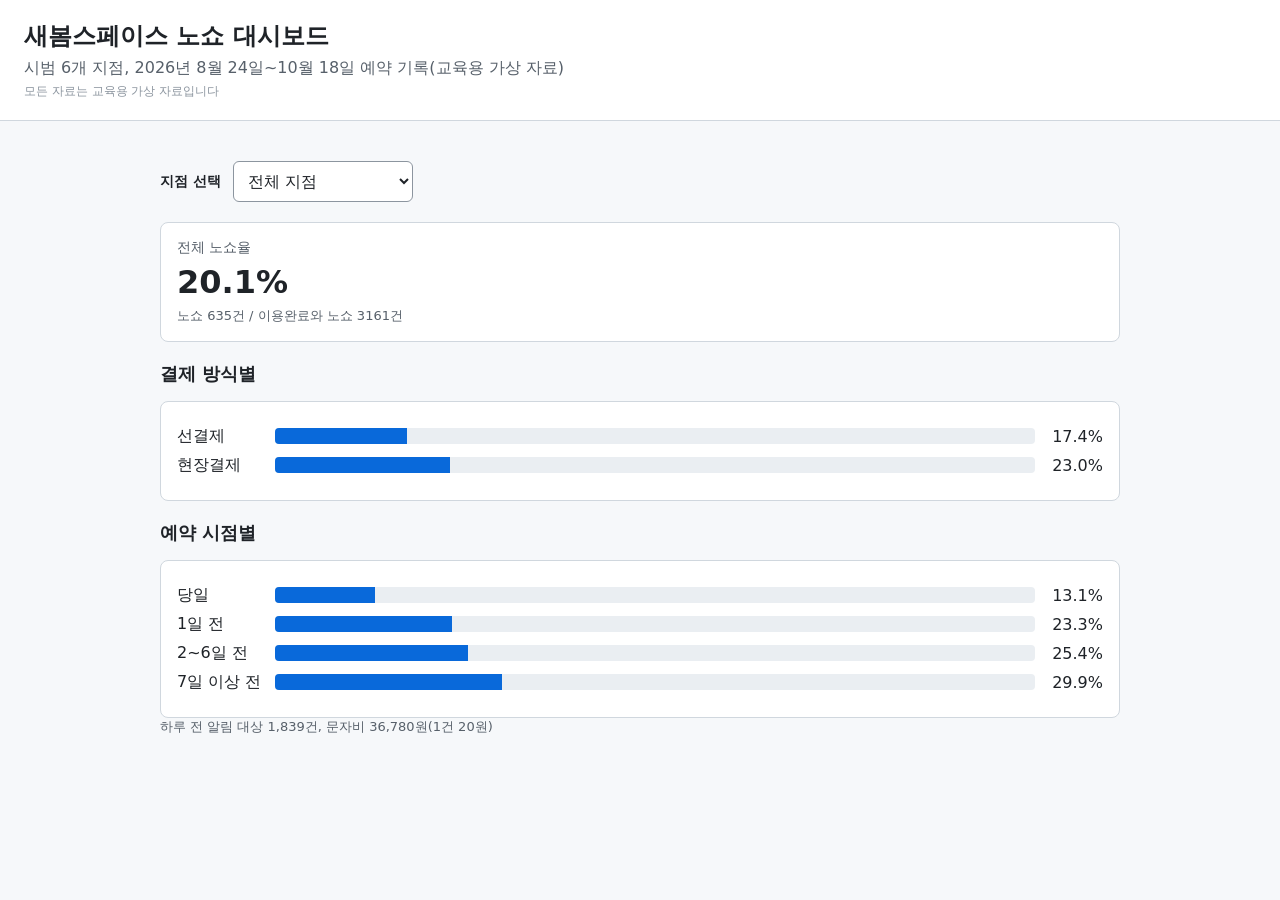
<file: index.html>
<!doctype html>
<html lang="ko"><head><meta charset="utf-8"><meta name="viewport" content="width=device-width, initial-scale=1">
<title>새봄스페이스 노쇼 대시보드</title>
<link rel="stylesheet" href="style.css">
</head><body>
<header><h1>새봄스페이스 노쇼 대시보드</h1>
<p class="sub">시범 6개 지점, 2026년 8월 24일~10월 18일 예약 기록(교육용 가상 자료)</p>
<p class="notice">모든 자료는 교육용 가상 자료입니다</p></header>
<main>
  <section class="filter-panel">
    <label for="branch-select">지점 선택</label>
    <select id="branch-select">
      <option value="전체">전체 지점</option>
    </select>
  </section>
  <section class="cards">
    <div class="card"><p class="k">전체 노쇼율</p><p class="v" id="overall">-</p><p class="note" id="overall-note"></p></div>
  </section>
  <section><h2>결제 방식별</h2><div id="by-pay" class="chart"></div></section>
  <section><h2>예약 시점별</h2><div id="by-timing" class="chart"></div><p class="note" id="timing-reminder-note"></p></section>
</main>
<script src="data/bookings.js"></script>
<script src="app.js"></script>
<script src="dashboard.js"></script>
</body></html>
</file>
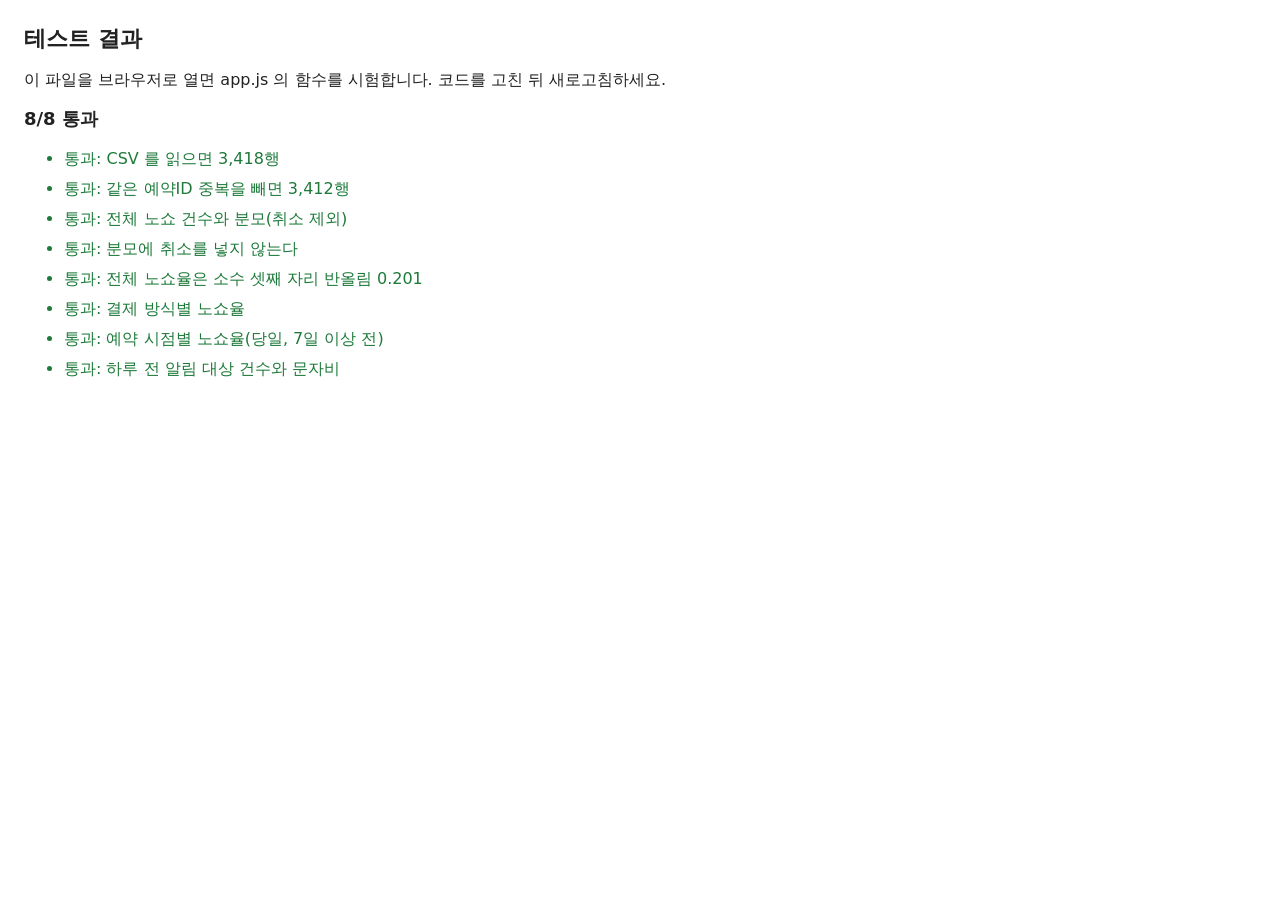
<file: tests.html>
<!doctype html>
<html lang="ko"><head><meta charset="utf-8"><meta name="viewport" content="width=device-width, initial-scale=1">
<title>테스트: 새봄 노쇼 대시보드</title>
<style>
body{font-family:system-ui,-apple-system,"Segoe UI","Malgun Gothic",sans-serif;margin:24px;color:#222;max-width:860px}
h1{font-size:22px}.ok{color:#1d7a3a}.fail{color:#b3261e}li{margin:6px 0;line-height:1.5}
.sum{font-size:18px;font-weight:700;margin:12px 0}
</style></head><body>
<h1>테스트 결과</h1>
<p>이 파일을 브라우저로 열면 app.js 의 함수를 시험합니다. 코드를 고친 뒤 새로고침하세요.</p>
<p class="sum" id="sum"></p><ul id="list"></ul>
<script src="data/bookings.js"></script>
<script src="app.js"></script>
<script src="tests/tests.js"></script>
<script>
const results = runTests({ parseCSV, cleanBookings, noShowRate, rateBy }, BOOKINGS_CSV);
const pass = results.filter(r => r.ok).length;
document.getElementById('sum').textContent = `${pass}/${results.length} 통과`;
document.getElementById('list').innerHTML = results.map(r =>
  `<li class="${r.ok ? 'ok' : 'fail'}">${r.ok ? '통과' : '실패'}: ${r.name}${r.ok ? '' : ' <small>(' + r.msg + ')</small>'}</li>`).join('');
</script>
</body></html>
</file>
<file: style.css>
body{margin:0;font-family:system-ui,-apple-system,"Segoe UI","Malgun Gothic",sans-serif;color:#1f2328;background:#f6f8fa}
header{background:#fff;border-bottom:1px solid #d0d7de;padding:20px 24px}
h1{margin:0;font-size:24px}.sub{margin:6px 0 0;color:#57606a}.notice{margin:4px 0 0;color:#8c959f;font-size:12px}
main{max-width:960px;margin:0 auto;padding:20px 16px}
.filter-panel{display:flex;align-items:center;gap:12px;margin-bottom:20px}.filter-panel label{font-weight:700;font-size:14px}.filter-panel select{min-width:180px;padding:9px 32px 9px 10px;border:1px solid #8c959f;border-radius:6px;background:#fff;color:#1f2328;font:inherit}
.cards{display:grid;grid-template-columns:repeat(auto-fit,minmax(200px,1fr));gap:12px}
.card{background:#fff;border:1px solid #d0d7de;border-radius:8px;padding:16px}
.k{margin:0;color:#57606a;font-size:14px}.v{margin:6px 0;font-size:32px;font-weight:700}.note{margin:0;color:#57606a;font-size:13px}
section{margin:20px 0}h2{font-size:18px}
.chart{background:#fff;border:1px solid #d0d7de;border-radius:8px;padding:16px}
.bar{display:grid;grid-template-columns:90px 1fr 60px;gap:8px;align-items:center;margin:8px 0}
.track{background:#eaeef2;border-radius:4px;height:16px;overflow:hidden}.fill{display:block;height:100%;background:#0969da}
.num{text-align:right;font-variant-numeric:tabular-nums}
@media (max-width:600px){.filter-panel{align-items:stretch;flex-direction:column;gap:6px}.filter-panel select{width:100%}.bar{grid-template-columns:82px 1fr 52px;gap:6px}.lab,.num{font-size:13px}}
</file>
